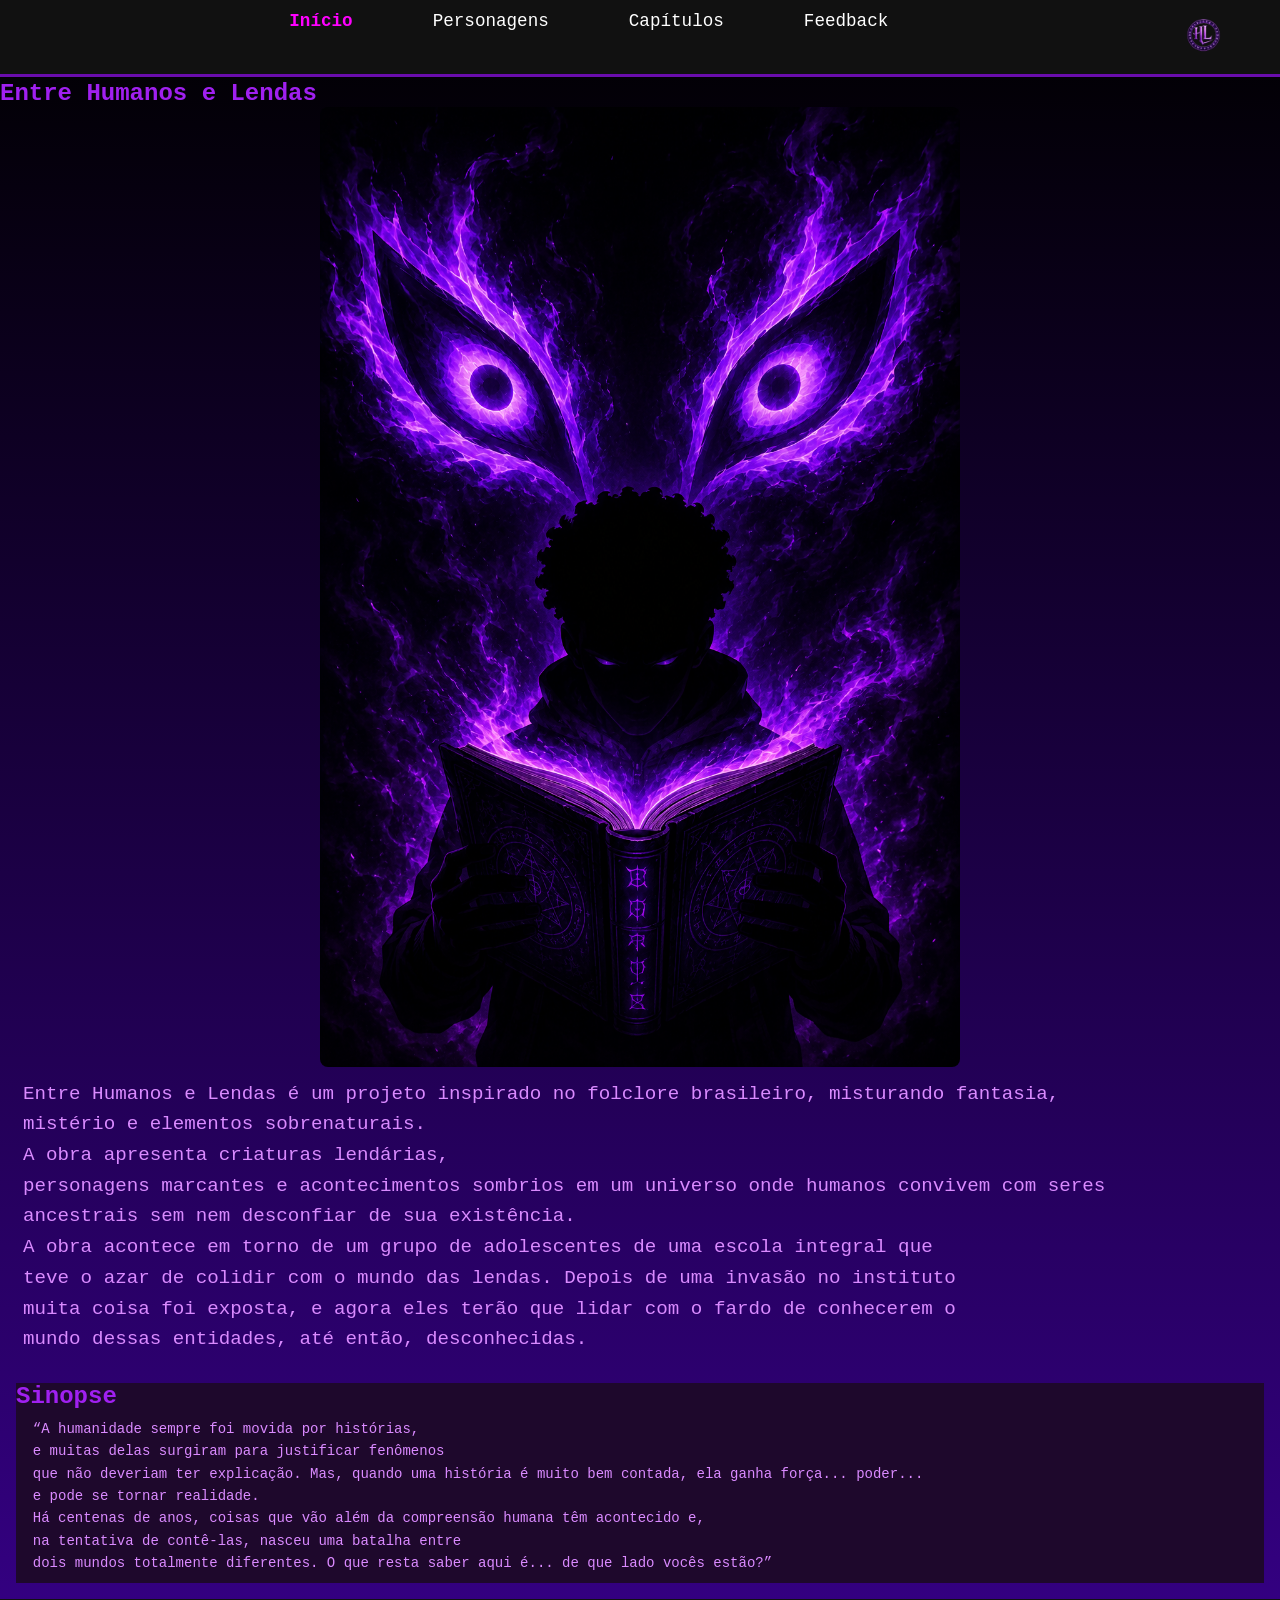
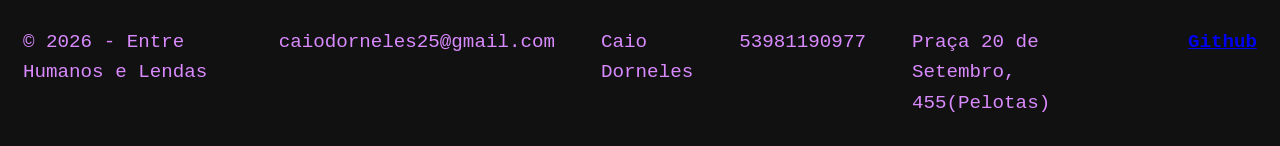
<file: index.html>
<!DOCTYPE html>
<html lang="pt-br">

<head>
    <meta charset="UTF-8">

    <title>Entre Humanos e Lendas</title>

    <meta name="author" content="Caio Dorneles">
    <meta name="description" content="Obra literária brasileira de fantasia e folclore">
    <meta name="keywords" content="Livro, Brasil, Folclore, Fantasia">

    <link rel="stylesheet" href="./css/estilo.css">
    <link rel="icon" href="./imagens/logo.png">
</head>

<body>

    <!-- CABEÇALHO -->
    <header>

         <div class="left"> <img src="./imagens/logo.png" alt="logo"> </div>

        <nav>
            <ul>

                <li>
                    <a class="active" href="index.html">
                        Início
                    </a>
                </li>

                <li>
                    <a href="personagens.html">
                        Personagens
                    </a>
                </li>

                <li>
                    <a href="capitulos.html">
                        Capítulos
                    </a>
                </li>

                <li>
                    <a href="feedback.html">
                        Feedback
                    </a>
                </li>

            </ul>
        </nav>

    </header>

    <!-- CONTEÚDO PRINCIPAL -->
    <main>

        <section>

            <h1>
                Entre Humanos e Lendas
            </h1>

            <div class="center">
                <img src="./imagens/capaa.png" alt="capa">
            </div>

            <p>
                Entre Humanos e Lendas é um projeto inspirado no folclore brasileiro,
                misturando fantasia,<br> mistério e elementos sobrenaturais.<br>
                A obra apresenta criaturas lendárias,<br> personagens marcantes e
                acontecimentos sombrios em um universo onde humanos convivem
                com seres<br> ancestrais sem nem desconfiar de sua existência.<br> 
                A obra acontece em torno de um grupo de adolescentes de uma escola integral que<br>
                teve o azar de colidir com o mundo das lendas. Depois de uma invasão no instituto <br>
                muita coisa foi exposta, e agora eles terão que lidar com o fardo de conhecerem o <br>
                mundo dessas entidades, até então, desconhecidas.
            </p>

        </section>
    </main>

         <!-- CONTEÚDO SECUNDÁRIO -->
        <aside id="conteudo-secundario">
			
			<div class="conteudo-secundario"><h1>Sinopse</h1>
				

				<p>


                        “A humanidade sempre foi movida por histórias,<br> e muitas delas surgiram para justificar fenômenos <br>que não deveriam ter explicação.
                        Mas, quando uma história é muito bem contada, ela ganha força... poder...<br> e pode se tornar realidade.<br>
                        Há centenas de anos, coisas que vão além da compreensão humana têm acontecido e,<br> na tentativa de contê-las, nasceu uma batalha entre <br>
                        dois mundos totalmente diferentes.
                        O que resta saber aqui é... de que lado vocês estão?”
                 

                     
                 </p>
	


			</div>
		</aside>

   
    <!-- RODAPÉ -->
    <footer>

        <p>
            © 2026 - Entre Humanos e Lendas
        </p>


        <p>
            caiodorneles25@gmail.com
        </p>

    

        <p>
            Caio Dorneles
        </p>

         <p>53981190977</p>

        <p>
            Praça 20 de Setembro, 455(Pelotas)
        </p>

       

        <p> 
            <a href="https://github.com/Dorneles2506"> 
                <strong> Github </strong> 
            </a>
        </p>

    </footer>

</body>

</html>
</file>
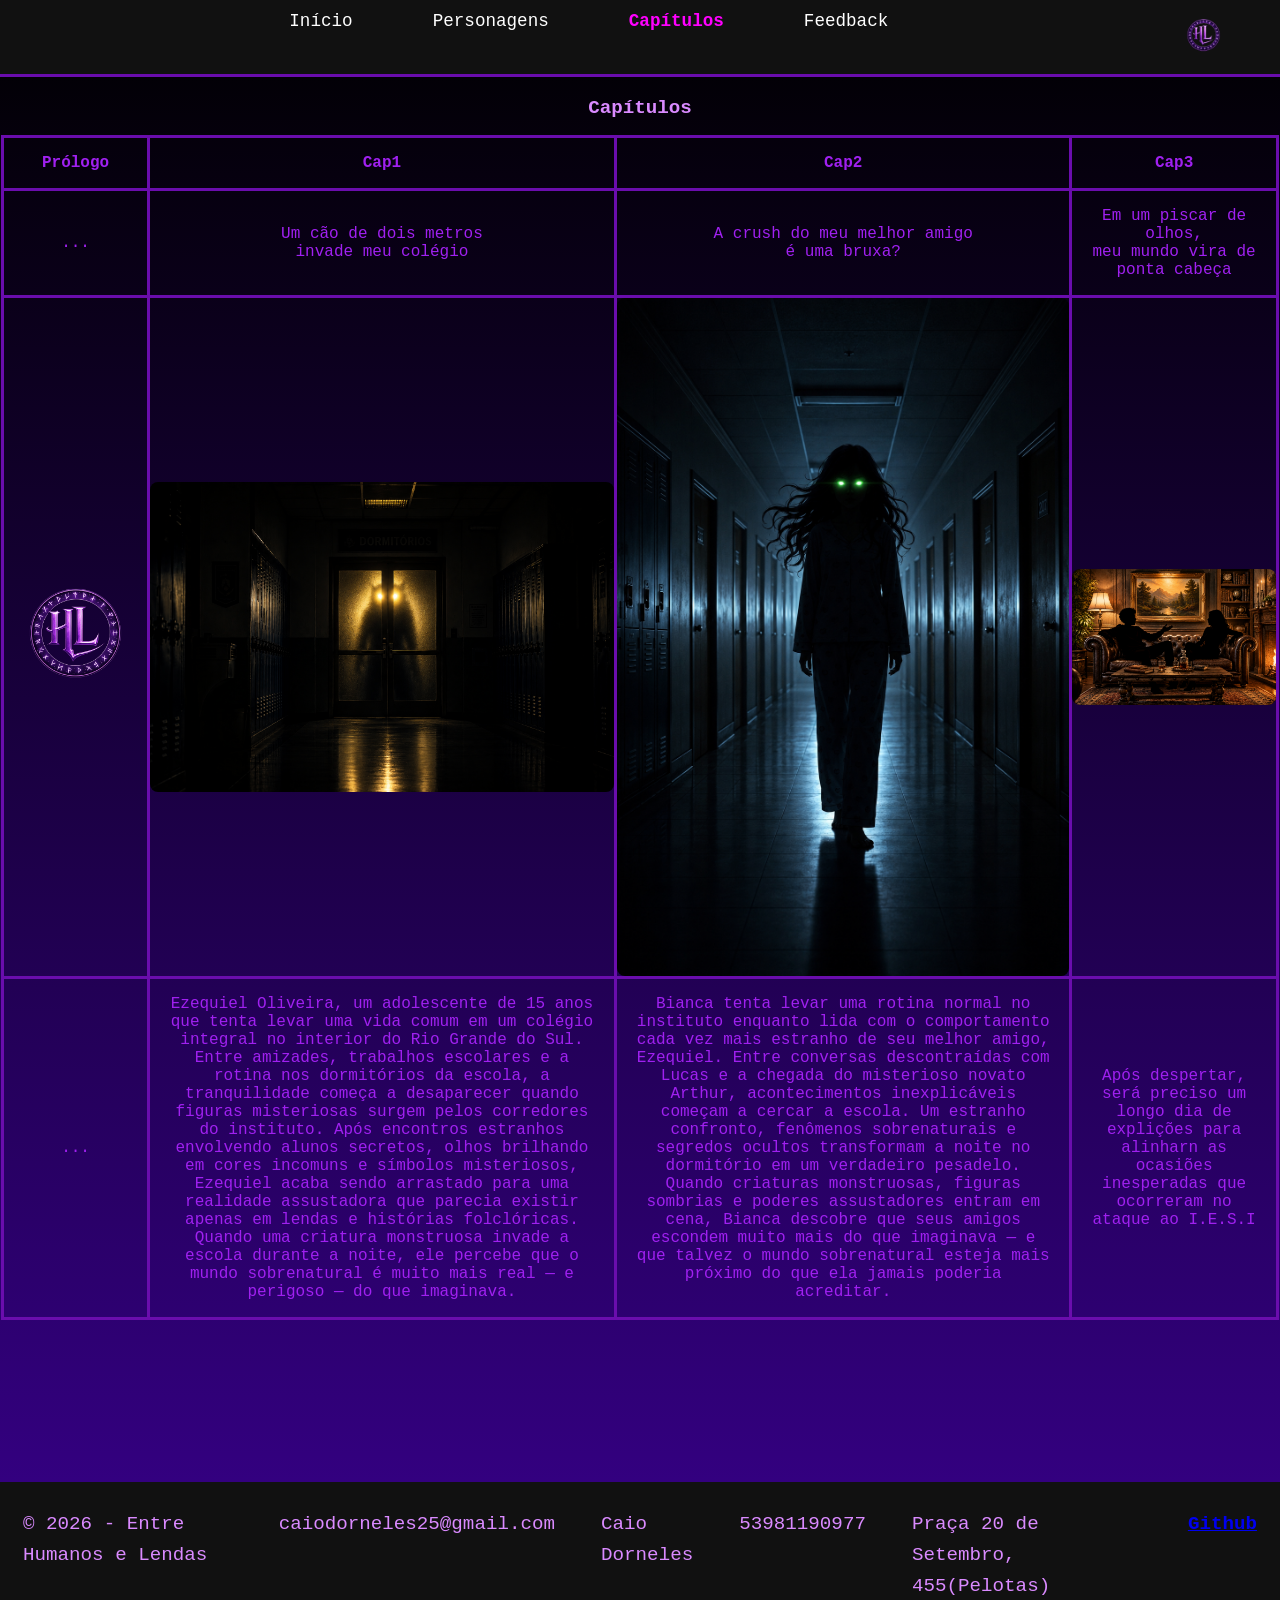
<file: capitulos.html>
<!DOCTYPE html>
<html lang="pt-br">

<head>
    <meta charset="UTF-8">

    <title>Entre Humanos e Lendas</title>

    <meta name="author" content="Caio Dorneles">
    <meta name="description" content="Obra literária brasileira de fantasia e folclore">
    <meta name="keywords" content="Livro, Brasil, Folclore, Fantasia">

    <link rel="stylesheet" href="./css/estilo.css">
    <link rel="icon" href="./imagens/logo.png">
</head>

    <body>

        <!-- CABEÇALHO -->
        <header>

            <div class="left"> <img src="./imagens/logo.png" alt="logo"> </div>

            <nav>
                <ul>

                    <li>
                        <a  href="index.html">
                            Início
                        </a>
                    </li>

                    <li>
                        <a href="personagens.html">
                            Personagens
                        </a>
                    </li>

                    <li>
                        <a class="active" href="capitulos.html">
                            Capítulos
                        </a>
                    </li>

                    <li>
                        <a href="feedback.html">
                            Feedback
                        </a>
                    </li>

                </ul>
            </nav>

        </header>

        <div class="capitulos">
            <table>
                <caption>
                    <p>
                        <strong>Capítulos</strong>
                    </p> 
            </caption>
                <thead>
                    <tr>
                        <th colspan="1" class="mouse">Prólogo</th>
                        <th colspan="1"  class="mouse">Cap1</th>
                        <th colspan="1" class="mouse">Cap2</th>
                        <th colspan="1" class="mouse">Cap3</th>
                    </tr>
                </thead>

                <tbody>
                    <tr>
                        <td rowspan="1" class="mouse">...</td>
                        <td rowspan="1" class="mouse">Um cão de dois metros<br> invade meu colégio</td>
                        <td rowspan="1" class="mouse">A crush do meu melhor amigo<br> é uma bruxa?</td>
                        <td rowspan="1" class="mouse">Em um piscar de olhos,<br> meu mundo vira de ponta cabeça</td>
                </tr>

                <tr>
                        <td><div class="cap"> <img src="./imagens/logo.png" alt="capa cap3"></div></td>
                        <td><div class="cap"> <img src="./imagens/cap1.png" alt="capa cap1"></div></td>
                        <td><div class="cap"> <img src="./imagens/cap2.png" alt="capa cap2"></div></td>
                        <td><div class="cap"> <img src="./imagens/cap3.png" alt="capa cap3"></div></td>
                
                </tr>

                <tr>
                        <td class="mouse">...</td>

                        <td class="mouse"> Ezequiel Oliveira, um adolescente de 15 anos que tenta levar uma vida comum em um colégio integral no interior do Rio Grande do Sul. Entre amizades, trabalhos escolares e a rotina nos dormitórios da escola, a tranquilidade começa a desaparecer quando figuras misteriosas surgem pelos corredores do instituto. Após encontros estranhos envolvendo alunos secretos, olhos brilhando em cores incomuns e símbolos misteriosos, Ezequiel acaba sendo arrastado para uma realidade assustadora que parecia existir apenas em lendas e histórias folclóricas. Quando uma criatura monstruosa invade a escola durante a noite, ele percebe que o mundo sobrenatural é muito mais real — e perigoso — do que imaginava.  </td>
                        
                        <td class="mouse">Bianca tenta levar uma rotina normal no instituto enquanto lida com o comportamento cada vez mais estranho de seu melhor amigo, Ezequiel. Entre conversas descontraídas com Lucas e a chegada do misterioso novato Arthur, acontecimentos inexplicáveis começam a cercar a escola. Um estranho confronto, fenômenos sobrenaturais e segredos ocultos transformam a noite no dormitório em um verdadeiro pesadelo. Quando criaturas monstruosas, figuras sombrias e poderes assustadores entram em cena, Bianca descobre que seus amigos escondem muito mais do que imaginava — e que talvez o mundo sobrenatural esteja mais próximo do que ela jamais poderia acreditar. </td>

                        <td class="mouse">Após despertar, será preciso um longo dia de explições para alinharn as ocasiões inesperadas que ocorreram no ataque ao I.E.S.I</td>
                </tr>


                </tbody>
            </table>
        </div>


        <footer>
            <p>
                © 2026 - Entre Humanos e Lendas
            </p>


            <p>
                caiodorneles25@gmail.com
            </p>

        

            <p>
                Caio Dorneles
            </p>

            <p>
                53981190977
            </p>

            
            <p>
                Praça 20 de Setembro, 455(Pelotas)
            </p>

            <p> 
                <a href="https://github.com/Dorneles2506"> 
                    <strong> Github </strong> 
                </a>
            </p>

        </footer>
    
    </body>
</html>
</file>
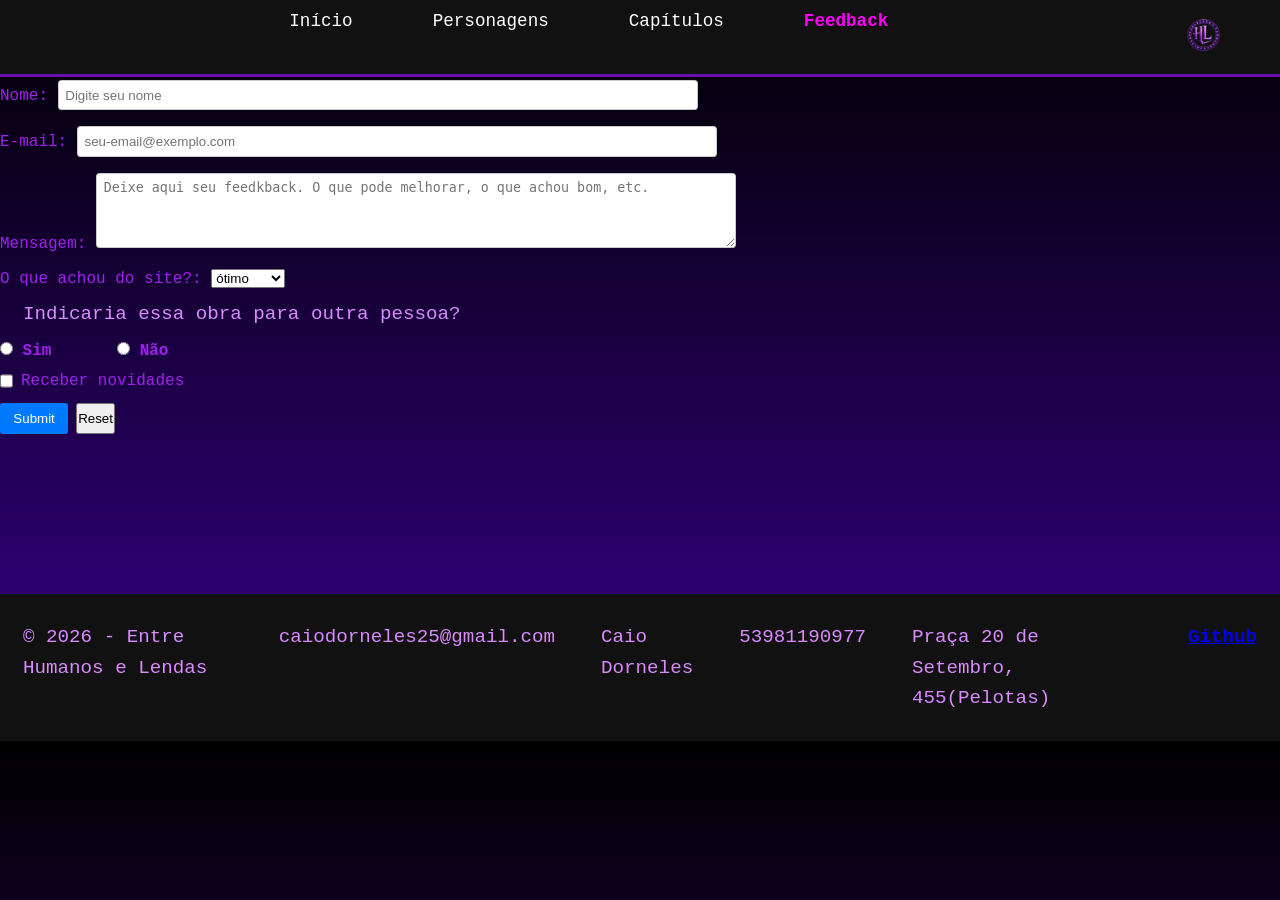
<file: feedback.html>
<!DOCTYPE html>
<html lang="pt-br">

<head>
    <meta charset="UTF-8">

    <title>Entre Humanos e Lendas</title>

    <meta name="author" content="Caio Dorneles">
    <meta name="description" content="Obra literária brasileira de fantasia e folclore">
    <meta name="keywords" content="Livro, Brasil, Folclore, Fantasia">

    <link rel="stylesheet" href="./css/estilo.css">
    <link rel="icon" href="./imagens/logo.png">
</head>

<body>

    <!-- CABEÇALHO -->
    <header>

         <div class="left"> <img src="./imagens/logo.png" alt="logo"> </div>
         
        <nav>
            <ul>

                <li>
                    <a href="index.html">
                        Início
                    </a>
                </li>

                <li>
                    <a href="personagens.html">
                        Personagens
                    </a>
                </li>

                <li>
                    <a href="capitulos.html">
                        Capítulos
                    </a>
                </li>

                <li>
                    <a class="active" href="feedback.html">
                        Feedback
                    </a>
                </li>

            </ul>
        </nav>

    </header>


<form action="/seu-script-de-envio.php" method="POST">
        <div class="campo">
            <label for="nome">Nome:</label>
            <input type="text" id="nome" name="nome" placeholder="Digite seu nome" required>
        </div>

        <div class="campo">
            <label for="email">E-mail:</label>
            <input type="email" id="email" name="email" placeholder="seu-email@exemplo.com" required>
        </div>

        <div class="campo">
            <label for="mensagem">Mensagem:</label>
            <textarea id="mensagem" name="mensagem" rows="4" placeholder="Deixe aqui seu feedkback. O que pode melhorar, o que achou bom, etc." required></textarea>
        </div>

<label for="nota">O que achou do site?: </label>

<select name="nota" id="nota">
  <option value="Otimo">ótimo</option>
  <option value="Bom">Bom</option>
  <option value="Mediano">Mediano</option>
  <option value="Ruim">Ruim</option>
</select>


         <div class="opção">
        <p> Indicaria essa obra para outra pessoa?</p>
         <input type="radio" id="sim" name="recomenda" value="sim" required>
         <label for="sim"><strong>Sim</strong></label>

        <input type="radio" id="nao" name="recomenda" value="nao" >
        <label for="nao"><strong>Não</strong></label>
</div>

    <div class="botoes">
        <input type="checkbox" id="novidades">
        <label for="novidades">
        Receber novidades
        </label>
     </div>

     <div class="botoes">
         <button type="submit">Submit</button>
         <input type="reset" id="reset" name="reset" value="Reset">
    </div>





    </form>


     <footer>

        <p>
            © 2026 - Entre Humanos e Lendas
        </p>


        <p>
            caiodorneles25@gmail.com
        </p>

    

        <p>
            Caio Dorneles
        </p>

         <p>
            53981190977
        </p>

        
        <p>
            Praça 20 de Setembro, 455(Pelotas)
        </p>

          <p> 
            <a href="https://github.com/Dorneles2506"> 
                <strong> Github </strong> 
            </a>
        </p>

    </footer>


   </body>
   </html>
</file>
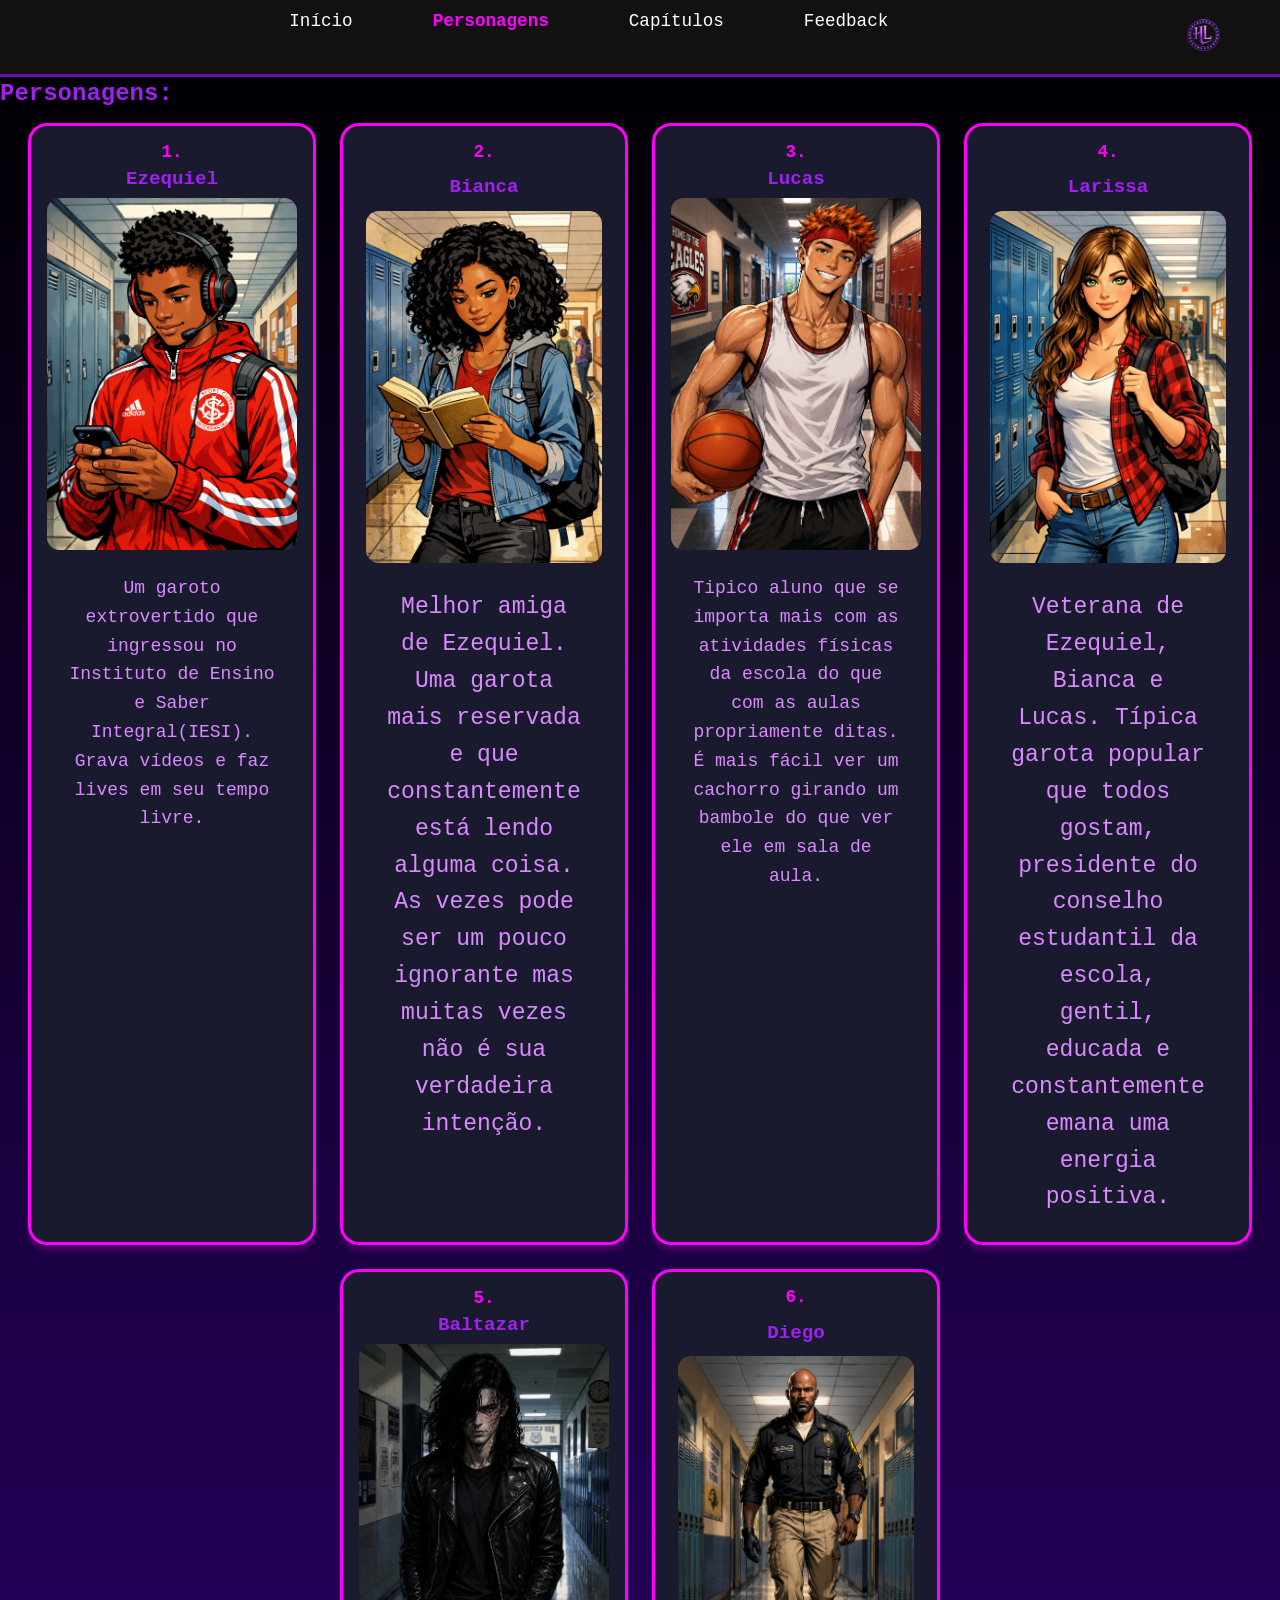
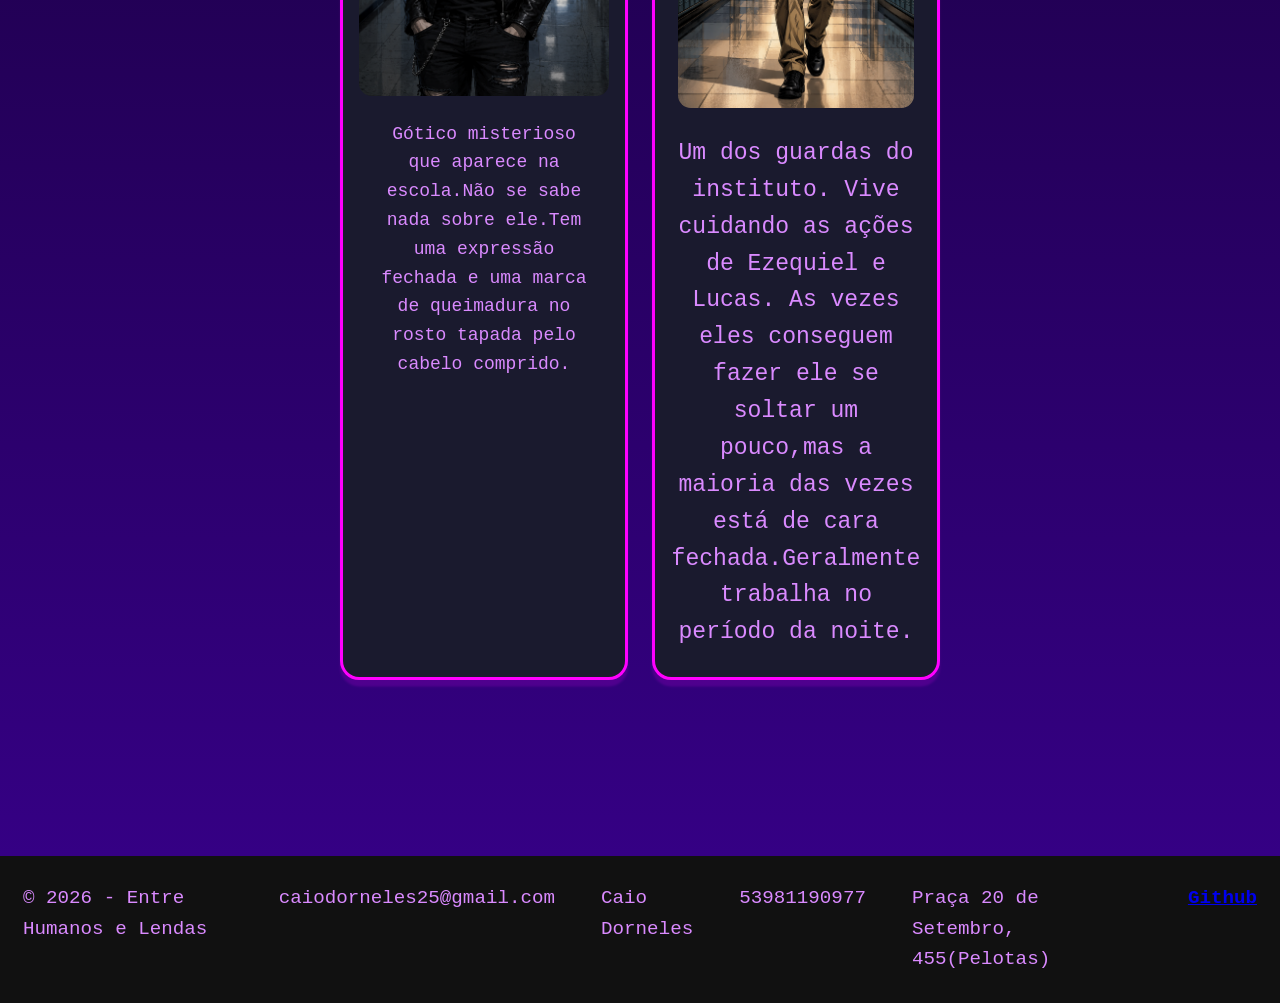
<file: personagens.html>
<!DOCTYPE html>
<html lang="pt-br">

<head>
    <meta charset="UTF-8">

    <title>Entre Humanos e Lendas</title>

    <meta name="author" content="Caio Dorneles">
    <meta name="description" content="Obra literária brasileira de fantasia e folclore">
    <meta name="keywords" content="Livro, Brasil, Folclore, Fantasia">

    <link rel="stylesheet" href="./css/estilo.css">
    <link rel="icon" href="./imagens/logo.png">
</head>

<body>

    <!-- CABEÇALHO -->
    <header>

         <div class="left"> <img src="./imagens/logo.png" alt="logo"> </div>

        <nav>
            <ul>

                <li>
                    <a href="index.html">
                        Início   
                    </a>
                </li>

                <li>
                    <a class="active" href="personagens.html">
                        Personagens
                    </a>
                </li>

                <li>
                    <a href="capitulos.html">
                        Capítulos
                    </a>
                </li>

                <li>
                    <a href="feedback.html">
                        Feedback
                    </a>
                </li>

            </ul>
        </nav>

    </header>

    <!-- CONTEÚDO PRINCIPAL -->
    <main>

        <section>

            <h1>
                Personagens:
            </h1>
            

            <ol class="wrapper">
                        
                        <li class="mouse panel">
                            <h2>Ezequiel</h2>
                            <img src="./imagens/Ezequiel.png" alt="Ezequiel" class="card-img">
                            
                            <p class="center_text">
                                Um garoto extrovertido que ingressou no Instituto de Ensino e Saber Integral(IESI). Grava vídeos e faz lives em seu tempo livre.
                            </p>
                        </li>

                        <li class="mouse panel pares">
                            <h2>Bianca</h2>
                            <img src="./imagens/Bianca.png" alt="Bianca" class="card-img">
                        
                            <p class="pares">
                                Melhor amiga de Ezequiel. Uma garota mais reservada e que constantemente está lendo alguma coisa. As vezes pode ser um pouco ignorante mas muitas vezes não é sua verdadeira intenção.
                            </p>

                        </li>
                        <li class="mouse panel">
                            <h2> Lucas</h2>
                            <img src="./imagens/Lucas.png" alt="Lucas" class="card-img">
                            <p class="center_text">
                                Tipico aluno que se importa mais com as atividades físicas da escola do que com as aulas propriamente ditas. É mais fácil ver um cachorro girando um bambole do que ver ele em sala de aula.
                            </p>
                        </li>
                        
                        <li class="mouse panel pares">
                            <h2> Larissa</h2>
                            <img src="./imagens/Larissa.png" alt="Larissa" class="card-img">
                            <p class="pares">
                                Veterana de Ezequiel, Bianca e Lucas. Típica garota popular que todos gostam, presidente do conselho estudantil da escola, gentil, educada e constantemente emana uma energia positiva.
                            </p>
                        </li>

                    <li class="mouse panel">
                        <h2> Baltazar</h2>
                        
                        <img src="./imagens/baltazar.png" alt="Baltazar" class="card-img">
                        <p class="center_text">
                            Gótico misterioso que aparece na escola.Não se sabe nada sobre ele.Tem uma expressão fechada e uma marca de queimadura no rosto tapada pelo cabelo comprido.
                        </p>
                    </li>
                       <li class="mouse panel pares">
                            <h2>Diego</h2>
                            
                            <img src="./imagens/Diego.png" alt="Diego" class="card-img">
                            <p class="pares">
                                    Um dos guardas do instituto. Vive cuidando as ações de Ezequiel e Lucas. As vezes eles conseguem fazer ele se soltar um pouco,mas a maioria das vezes está de cara fechada.Geralmente trabalha no período da noite.
                            </p>
                       </li>
            </ol>


        </section>

    </main>
   


    <!-- RODAPÉ -->
    <footer>

        <p>
            © 2026 - Entre Humanos e Lendas
        </p>

        <p>
            caiodorneles25@gmail.com
        </p>


        <p>
            Caio Dorneles
        </p>

         <p>
            53981190977
         </p>

        <p>
            Praça 20 de Setembro, 455(Pelotas)
        </p>

          <p> 
            <a href="https://github.com/Dorneles2506"> 
                <strong> Github </strong> 
            </a>
        </p>

    </footer>

</body>
</html>
</file>
<file: css/estilo.css>
/* Reset básico */
* {
    margin: 0;
    padding: 0;
    box-sizing: border-box;
}



/* BODY */
body {
    background-image: linear-gradient(to bottom, rgb(0, 0, 0),#38008C);
    color: #a020f0;
    font-family: 'Courier New', Verdana, sans-serif;
    padding-top: 5em;

}
    

.center{
    display: flex;
    justify-content: center;
    justify-items: center;
   
}

.left{
 display: flex;
justify-content: left;
float:right;   
width: 8%;
}

img{
    width: 50%;
    height: auto;
    border-radius: 0.5rem;
}
/* PARÁGRAFOS */
p {
    color: #DA8AFF;
    line-height: 1.6;
    padding: 0.6em 1.2em;
    font-size:larger
}

/* CABEÇALHO */
/*esse elemento acompanha o scroll da página*/


header {
    width: 100%;
    background-color: #111;
    padding: 0.7em 0;
    position: fixed;
    top: 0;
    left: 0;
    border-bottom: 0.20em solid #6a0dad;
    z-index: 5000;
}

/* MENU */
nav ul {
    list-style: none;
    display: flex;
    justify-content: center;
    gap: 5em;
}

/* LINKS DAS ABAS */
nav ul li a {
    text-decoration: none;
    color: #ffffff;
    font-size: 1.1em;
    transition: color 0.3s ease;
}

/* Destaca links do menu ao passar o mouse */
 header nav ul li a:hover {
    color: #a020f0;
}

/* ABA ATIVA (página atual) */
nav ul li a.active {
    color: #ff00ff;
    font-weight: bold;
}

footer{

    font-size: 1em;
    clear: both;
    display: flex;
    padding: 1em 0;
    margin-top: 10em;
    background:#111;
    color:#a020f0;
}



.wrapper {
    display: flex;
    flex-direction: row;
    flex-wrap: wrap;          
    gap: 1.5rem;              
    justify-content: center;
    padding: 1rem;  
    counter-reset: personagens;     
}


.wrapper li {
    list-style-type: decimal;
}

/* panel */

.panel {
    display: flex;
    flex-direction: column;
    justify-content: flex-start;
    align-items: center;
    position: relative;
    padding-top: 1.8rem;
    width: 18rem;            
    background-color: #1a1a2e; 
    border: 0.2rem solid #ff00ff;
    border-radius: 1.2rem;
    padding: 1.2rem;
    box-shadow: 0 0.4rem 0.15rem rgba(255, 0, 255, 0.15);
    transition: transform 0.3s, box-shadow 0.3s;
}

.panel::before{
    counter-increment: personagens; 
    content: counter(personagens) "."; 
    font-size: 1.1rem;
    font-weight: bold;
    margin-bottom: 0.4rem;
    color: #ff00ff;
}

.panel h2 {
    font-size: 1.2rem;
    margin-bottom: 0.5rem;
    text-align: center;
}

.panel h2::before{
    display: none;
}


.panel:hover {
    transform: translateY(-0.6rem);       
    box-shadow: 0 0.8rem 2.5rem rgba(255, 0, 255, 0.35);
}

.card-img {
    width: 100%;
    height: 22rem;
    object-fit: cover;    
    object-position: top;   
    border-radius: 0.8rem;
    margin-bottom: 0.8rem;
}

.center_text{
    text-align: center;
    transition:0.3s;
    cursor: pointer;
     line-height: 1.6;
    padding: 0.6em 1.2em;
    font-size:large;
}

.center_text:hover {
    color:   #ff00ff;
   
}


#conteudo-secundario p {
    font-size: 0.875em;
}
#conteudo-secundario {
    float: left;
    width: 100%;
    padding: 1em;
}

.conteudo-secundario {
    background:#1e082c;
    color:#a020f0;
  
  
}

/* tabela e lista*/

table, th, td{
    
    border: 0.2rem solid purple;
    border-color: #6a0dad;
    border-collapse: collapse;
    text-align: center;
    
}

.capitulos{
    display: flex;
    flex-direction: column;
    text-align:center;
    padding: 0.1%;
}


.cap img{
    display: flex;
    justify-content: center;
    width:100%;
    height: auto;
    
}

.mouse:hover {
     color: #ff00ff;
     
}

.mouse{
    transition: 1.5s;
    cursor: pointer;
    padding: 1rem;
}

.pares:hover{
    color: #0037ff;
}

.pares{
    transition: 1.5s;
    cursor: pointer;
    line-height: 1.6;
    padding: 0.6em 1.2em;
    font-size:larger;
    text-align: center;
}



/*formulário */


.campo { 
    margin-bottom: 1em; 
}

input[type="text"], 
input[type="email"], 

textarea {
    max-width: 100%;
    min-width: 50%;
    padding: 0.5em;
    box-sizing: border-box;
    border: 0.06em solid #ccc;
    border-radius: 0.25em;
}

button {
    padding: 0.6em 1em;
    background-color: #007BFF;
    color: white;
    border: none;
    border-radius: 0.25em;
    cursor: pointer;
}

.opção input [type="radio"] {
    margin-right: 5em;
}

.opção label {
    margin-right: 3.5em;
}

.botoes {
    display: flex;
    gap: 0.5em; /* espaço entre os botões */
    margin-top: 0.8em;
}
</file>
